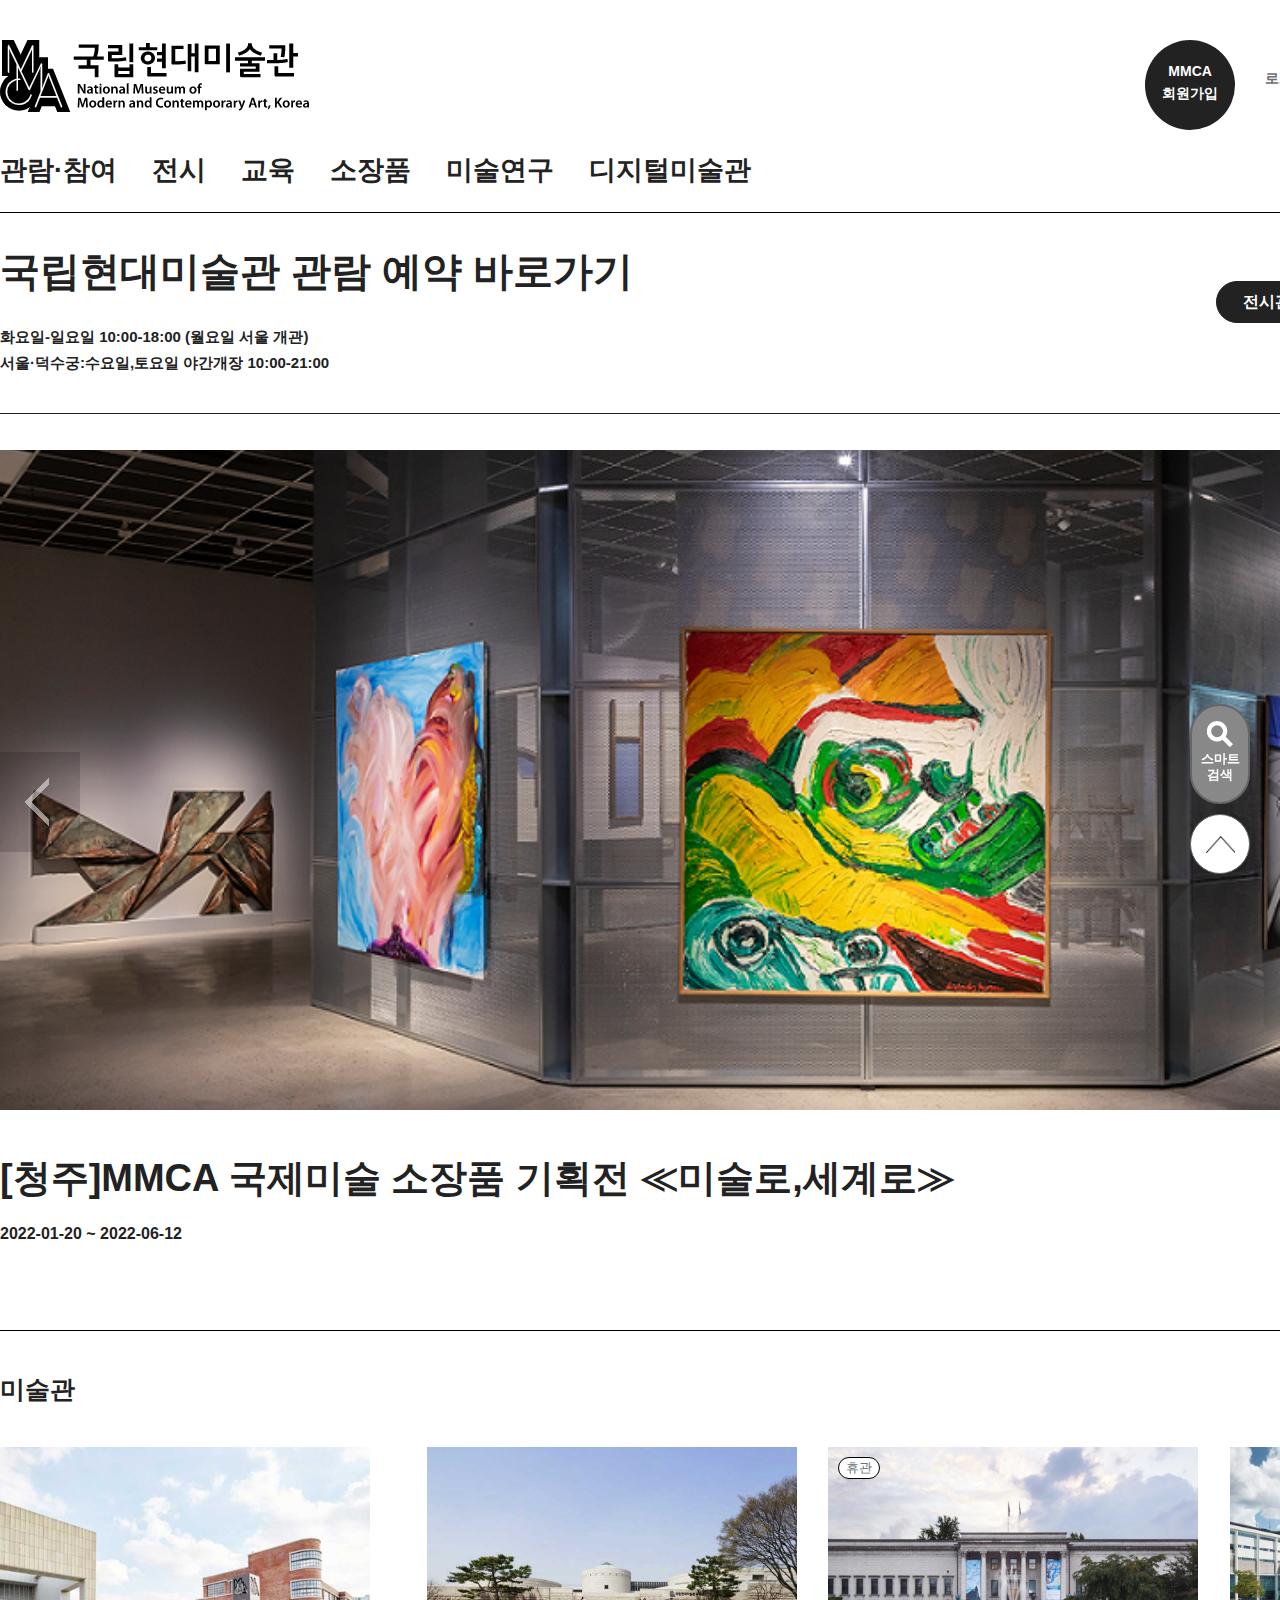
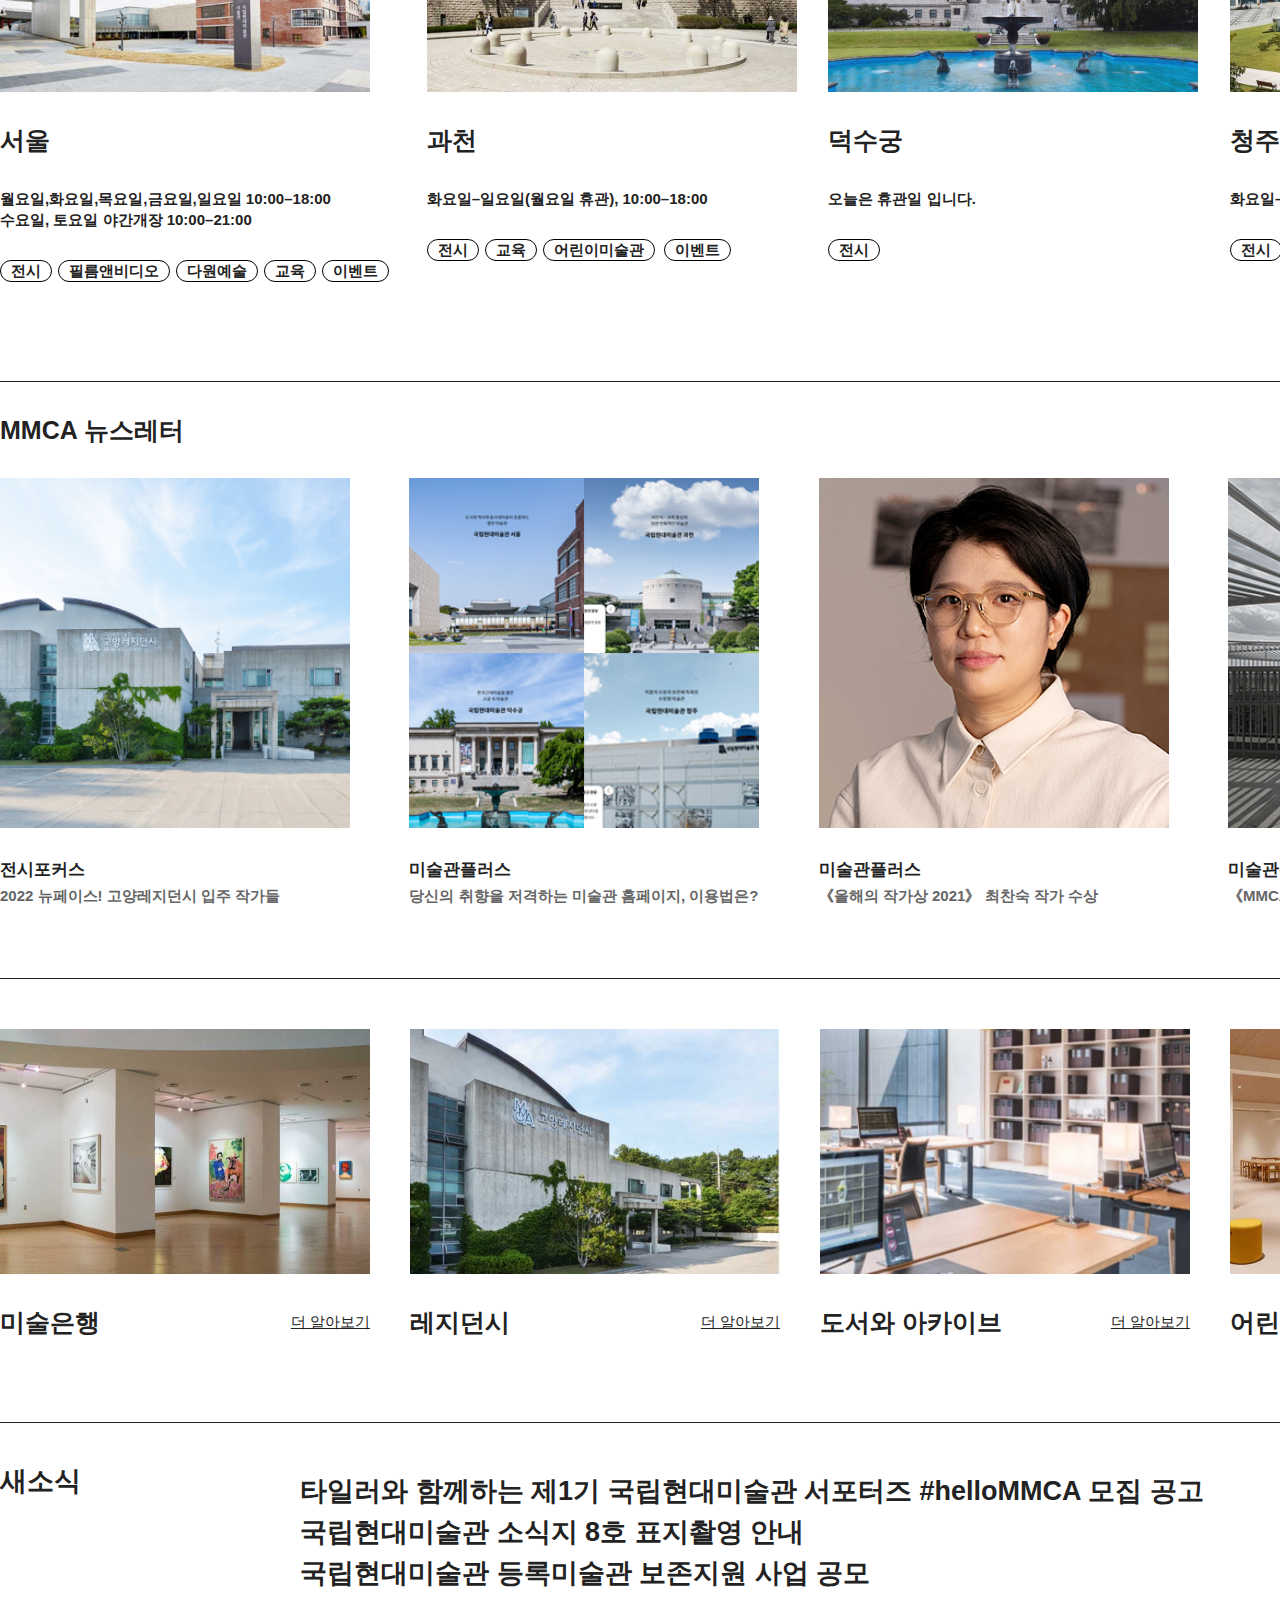
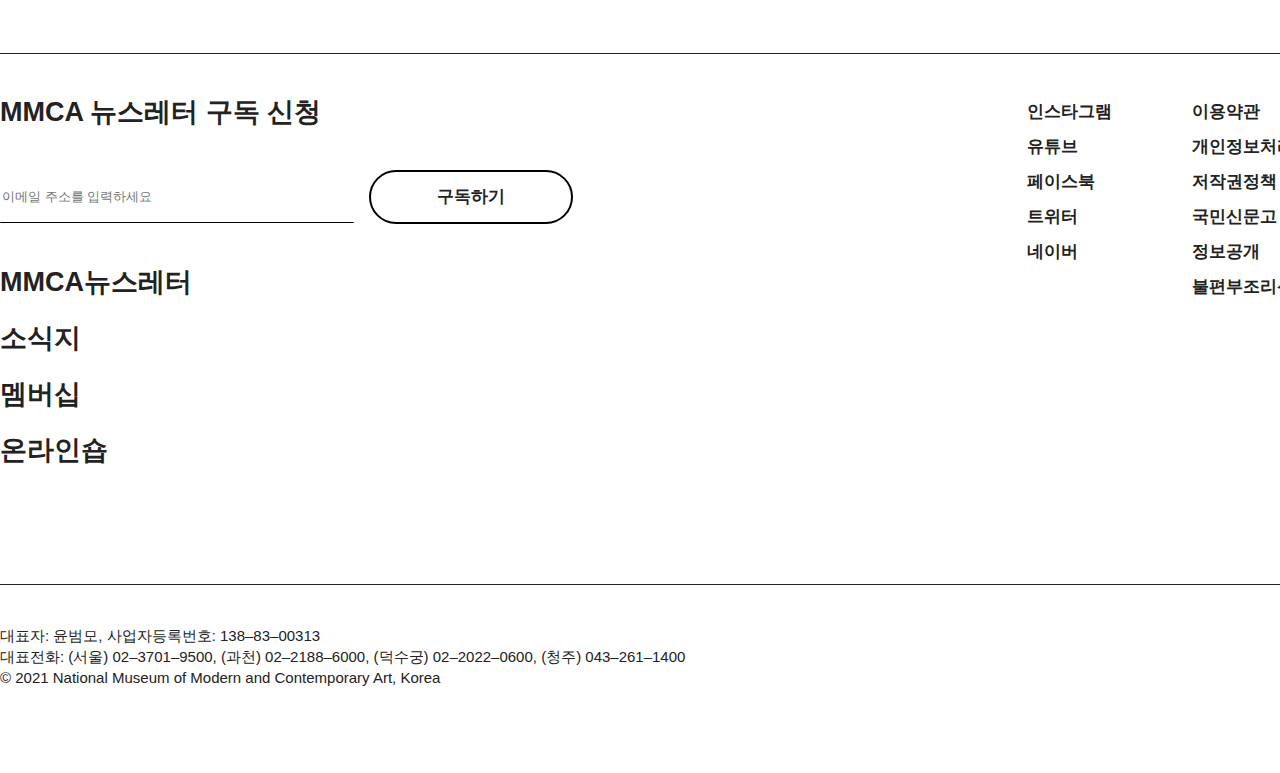
<file: mmca/index.html>
<!DOCTYPE HTML>
<html lang="ko">

<head>
	<meta charset="UTF-8">
	<title>국립현대미술관</title>
	<link rel="shortcut icon" href="./images/logo_favi.png" type="image/x-icon">
	<link rel="stylesheet" href="css/reset.css" />
	<link rel="stylesheet" href="css/style.css" />
	<script src="./js/jquery-1.12.4.min.js"></script>
	<script src="js/function.js"></script>
</head>

<body>
	<div id="wrap">
		<header>
			<div class="shadow">shadow</div>
			<h1 class="logo"><a href="#">MOMA국립현대미술관</a></h1>
			<div class="join">
				<ul>
					<li class="member"><a href="#">MMCA<br />회원가입</a></li>
					<li class="login"><a href="#">로그인</a></li>
					<li class="nation">
						<label for="lan" class="tit">LANGUAGES :</label>
						<select name="lan" id="lan">
							<option value="kr" selected>한국어</option>
							<option value="eng">ENGLISH</option>
							<option value="ch">中文</option>
							<option value="jp">日本語</option>
						</select>
					</li>
					<li class="move"><a href="#">이동</a></li>
				</ul>
			</div>
			<nav>
				<div class="gnb">
					<ul>
						<li><a href="#">관람·참여</a>
							<div class="lnb lnb1">
								<ol class="lnb-con">
									<li><a href="#">서울</a></li>
									<li><a href="#">과천</a></li>
									<li><a href="#">덕수궁</a></li>
									<li><a href="#">청주</a></li>
									<li><a href="#">어린이미술관</a></li>
									<li><a href="#">이벤트</a></li>
									<li><a href="#">통합예약</a></li>
									<li><a href="#"><span>전시해설</span></a></li>
									<li><a href="#"><span>레지던시</span></a></li>
									<li><a href="#"><span>미술은행</span></a></li>
								</ol>
							</div>
						</li>

						<li><a href="#">전시</a>
							<div class="lnb lnb2">
								<ol class="lnb-con">
									<li><a href="#">현재전시</a></li>
									<li><a href="#">예정전시</a></li>
									<li><a href="#">과거전시</a></li>
								</ol>
							</div>
						</li>

						<li><a href="#">교육</a>
							<div class="lnb lnb3">
								<ol class="lnb-con">
									<li><a href="#">미술관교육소개</a></li>
									<li><a href="#">어린이</a></li>
									<li><a href="#">청소년</a></li>
									<li><a href="#">교사</a></li>
									<li><a href="#">성인</a></li>
									<li><a href="#">교육자료실</a></li>
									<li><a href="#">참여신청</a></li>
								</ol>
							</div>
						</li>

						<li><a href="#">소장품</a>
							<div class="lnb lnb4">
								<ol class="lnb-con">
									<li><a href="#">소장품검색</a></li>
									<li><a href="#">소장품탐색</a></li>
									<li><a href="#">보존과학</a></li>
								</ol>
							</div>
						</li>

						<li><a href="#">미술연구</a>
							<div class="lnb lnb5">
								<ol class="lnb-con">
									<li><a href="#">도서와아카이브</a></li>
									<li><a href="#">연구</a></li>
									<li><a href="#">발간자료</a></li>
								</ol>
							</div>
						</li>

						<li><a href="#">디지털미술관</a>
							<div class="lnb lnb6">
								<ol class="lnb-con">
									<li><a href="#">메인</a></li>
									<li><a href="#">오디오가이드</a></li>
									<li><a href="#">이용자갤러리</a></li>
								</ol>
							</div>
						</li>					
					</ul>
				</div>				
				<a href="#" class="search">검색</a>
				<a href="#" class="search-cls">닫기</a>
				<div class="search-con">
					<p>
						<input type="text" style="font-size: 20px;" placeholder="  검색어를 입력하세요"  class="sc" />
						<button>검색</button>
					</p>
				</div>
			</nav>					
				<div class="rsv">
					<h2>국립현대미술관 관람 예약 바로가기</h2>
					<p>화요일-일요일 10:00-18:00 (월요일 서울 개관)</p>
					<p>서울·덕수궁:수요일,토요일 야간개장 10:00-21:00</p>
					<ul class="rsv-right">
						<li><a href="#">전시관람예약하기</a></li>
						<li><a href="#">디지털정보실예약하기</a></li>
					</ul>
					<a href="#" class="cls">닫기</a>
				</div>
		</header>

		<section>
			<h2 class="sr-only">
				[청주]MMCA 국제미술 소장품 기획전 '미술로,세계로'
			</h2>
			<article class="visual">
				<div class="visual-con">
					<ul>
						<li class="slide-1">MMCA전경1<a href="#"></a></li>
						<li class="slide-2">MMCA전경2<a href="#"></a></li>
						<li class="slide-3">MMCA전경3<a href="#"></a></li>
						<li class="slide-4">MMCA전경4<a href="#"></a></li>
						<li class="slide-5">MMCA전경5<a href="#"></a></li>
						<li class="slide-6">MMCA전경6<a href="#"></a></li>
						<li class="slide-7">MMCA전경7<a href="#"></a></li>
					</ul>
					<a href="#" class="prev">이전</a>
					<a href="#" class="next">다음</a>
				</div>

				<p class="frame"><a href="#">전시관람예약하기</a></p>
				<div class="exp">
					<h3 class="tit">[청주]MMCA 국제미술 소장품 기획전 ≪미술로,세계로≫</h3>
					<p>2022-01-20 ~ 2022-06-12</p>
				</div>
			</article>

			<article class="museum">
				<h4>미술관</h4>
				<ol>
					<li>
						<a href="#">
							<ul>
								<li class="pls">서울지점</li>

								<li class="tit">서울</li>
								<li class="tip">월요일,화요일,목요일,금요일,일요일 10:00–18:00<br />
									수요일, 토요일 야간개장 10:00–21:00</li>
								<li class="ex"><span>전시</span><span>필름앤비디오</span><span>다원예술</span><span>교육</span><span>이벤트</span></li>
							</ul>
						</a>
					</li>
					<li>
						<a href="#2">
							<ul>
								<li class="pls">과천</li>
								<li class="tit">과천</li>
								<li class="tip">화요일–일요일(월요일 휴관), 10:00–18:00</li>
								<li class="ex"><span>전시</span><span>교육</span><span>어린이미술관</span> <span>이벤트</span></li>
							</ul>
						</a>
					</li>
					<li>
						<a href="#3">
							<ul>
								<li class="pls">
									<span class="hol">휴관</span>
								</li>
								<li class="tit">덕수궁</li>
								<li class="tip">오늘은 휴관일 입니다.</li>
								<li class="ex"><span>전시</span></li>
							</ul>
						</a>
					</li>
					<li>
						<a href="#4">
							<ul>
								<li class="pls">청주</li>
								<li class="tit">청주</li>
								<li class="tip">화요일–일요일(월요일 휴관), 10:00–18:00</li>
								<li class="ex"><span>전시</span><span>이벤트</span></li>
							</ul>
						</a>
					</li>
				</ol>
			</article>

			<!-- <article class="Exhibition">
				<h4>전시</h4>
				<p class="txt"><a href="#">모두보기</a></p>
				<ul>
					<li><a href="#">전체</a></li>
					<li><a href="#">서울</a></li>
					<li><a href="#">과천</a></li>
					<li><a href="#">덕수궁</a></li>
					<li><a href="#">청주</a></li>
					<li><a href="#">어린이미술관</a></li>
				</ul>

			</article> -->

			<article class="news">
				<h4>MMCA 뉴스레터</h4>
				<p class="txt"><a href="#">모두보기</a></p>
				<div class="up">
					<ul>
						<li>
							<a href="#"><img src="./images/up-1.png" alt="전시포커스"></a>
							<ol>
								<li class="name"><a href="#">전시포커스</a></li>
								<li class="add"><a href="#">2022 뉴페이스! 고양레지던시 입주 작가들</a></li>
							</ol>
						</li>
						<li>
							<a href="#"><img src="./images/up-2.png" alt="미술관플러스"></a>
							<ol>
								<li class="name"><a href="#">미술관플러스</a></li>
								<li class="add"><a href="#">당신의 취향을 저격하는 미술관 홈페이지, 이용법은?</a></li>
							</ol>
						</li>
						<li>
							<a href="#"><img src="./images/up-3.png" alt="미술관플러스"></a>
							<ol>
								<li class="name"><a href="#">미술관플러스</a></li>
								<li class="add"><a href="#">《올해의 작가상 2021》 최찬숙 작가 수상</a></li>
							</ol>
						</li>
						<li>
							<a href="#"><img src="./images/up-4.png" alt="미술관플러스"></a>
							<ol>
								<li class="name"><a href="#">미술관플러스</a></li>
								<li class="add"><a href="#">《MMCA 과천프로젝트2022:옥상정원》최종 당선작은?</a></li>
							</ol>
						</li>
					</ul>

				</div>
				<div class="down">
					<ul>
						<li><a href="#"><img src="./images/img_link01.jpg" alt="미술은행"></a>
							<ol>
								<li class="tit"><a href="#">미술은행</a></li>
								<li class="more"><a href="#">더 알아보기</a></li>
							</ol>
						</li>
						<li><a href="#"><img src="./images/img_link02.jpg" alt="레지던시"></a>
							<ol>
								<li class="tit"><a href="#">레지던시</a></li>
								<li class="more"><a href="#">더 알아보기</a></li>
							</ol>
						</li>
						<li><a href="#"><img src="./images/img_link03.jpg" alt="도서와 아카이브"></a>
							<ol>
								<li class="tit"><a href="#">도서와 아카이브</a></li>
								<li class="more"><a href="#">더 알아보기</a></li>
							</ol>
						</li>
						<li><a href="#"><img src="./images/img_link04.jpg" alt="어린이미술관"></a>
							<ol>
								<li class="tit"><a href="#">어린이미술관</a></li>
								<li class="more"><a href="#">더 알아보기</a></li>
							</ol>
						</li>					
					</ul>
				</div>
			</article>

		</section>

		<!-- 완성 -->
		<footer>
			<div class="new">
				<h5>새소식</h5>
				<ul>
					<li><a href="#">타일러와 함께하는 제1기 국립현대미술관 서포터즈 #helloMMCA 모집 공고</a></li>
					<li><a href="#">국립현대미술관 소식지 8호 표지촬영 안내</a></li>
					<li><a href="#">국립현대미술관 등록미술관 보존지원 사업 공모</a></li>
				</ul>
				<p class="txt"><a href="#">모두보기</a></p>
			</div>
			<div class="sub">
				<h5>MMCA 뉴스레터 구독 신청</h5>
				<ul>
					<li class="email"><a href="#"></a>
						<ol>							
							<li class="em1">
								<!-- <label for="email" class="sr-only">이메일 주소를 입력하세요</label> -->
								<input placeholder="이메일 주소를 입력하세요" type="text" name="email" id="email" />
							</li>							
							<li class="em2"><a href="#">구독하기</a></li>
						</ol>
					</li>
					<li><a href="#">MMCA뉴스레터</a></li>
					<li><a href="#">소식지</a></li>
					<li><a href="#">멤버십</a></li>
					<li><a href="#">온라인숍</a></li>
				</ul>

				<div class="etc">
					<div class="item">
						<ul>
							<li><a href="#">인스타그램</a></li>
							<li><a href="#">유튜브</a></li>
							<li><a href="#">페이스북</a></li>
							<li><a href="#">트위터</a></li>
							<li><a href="#">네이버</a></li>
						</ul>
					</div>
					<div class="item">
						<ul>
							<li><a href="#">이용약관</a></li>
							<li><a href="#">개인정보처리방침</a></li>
							<li><a href="#">저작권정책</a></li>
							<li><a href="#">국민신문고</a></li>
							<li><a href="#">정보공개</a></li>
							<li><a href="#">불편부조리신고</a></li>
						</ul>
					</div>
					<div class="item">
						<ul>
							<li><a href="#">미술관 소개</a></li>
							<li><a href="#">새소식</a></li>
							<li><a href="#">채용</a></li>
							<li><a href="#">보도자료</a></li>
							<li><a href="#">후원</a></li>
							<li><a href="#">MMCA프렌즈</a></li>
							<li><a href="#">자원봉사</a></li>
							<li><a href="#">시설대관·복제신청</a></li>
							<li><a href="#">FAQ</a></li>
							<li><a href="#">사이트맵</a></li>
							<li><a href="#">국립현대미술관 문화재단</a></li>
						</ul>
					</div>
				</div>
			</div>
			<div class="btm">
				<div class="logo">
					<img src="./images/logo.png" alt="국립현대미술관">
				</div>
				<address>
					대표자: 윤범모, 사업자등록번호: 138‒83‒00313<br />
					대표전화: (서울) 02‒3701‒9500, (과천) 02‒2188‒6000, (덕수궁) 02‒2022‒0600, (청주) 043‒261‒1400<br />
					© 2021 National Museum of Modern and Contemporary Art, Korea
				</address>
			</div>
		</footer>
		<aside>
      <a href="#" class="smart">스마트<br />검색</a>
      <a href="#" class="top">top</a>
    </aside>
	</div>
</body>

</html>
</file>
<file: mmca/css/style.css>
@charset "utf-8";

#wrap {
    width: 1600px;
    margin: 0 auto;
    color: #222;
}

header {
    position: relative;
    width: 1600px;
}

/* 섀도잉! */
.shadow {
    display: none;
    position: fixed;
    left: 0;
    right: 0;
    top: 180px;
    bottom: 0;
    text-indent: -9999px;
    background-color: #fff;
    opacity: 0.75;
    z-index: 1;
}


/* 로고 */
header>h1 {
    width: 309px;   
    margin-top: 40px;  
    text-indent: -9999px;
    z-index: 1000;
}

header>h1>a {   
    display: block;
    height: 72px;
    background-image: url(../images/logo.png);
    background-repeat: no-repeat;
}

h1.fixed{
    position: fixed;
    left:50%;
    top: 0;
    margin-left: -700px;
}

h1.fixed>a{
    background-image: url(../images/logo_favi.png);
    background-repeat: no-repeat;
    background-size: 20%;
    transition: all 1s;
    
}

/* 회원가입 */
header>.join {
    position: absolute;
    right: 0;
    top: 0;
}

header>.join>ul {
    display: flex;
    flex-flow: row nowrap;
}

header>.join>ul>li {
    margin-right: 30px;
}

header>.join>ul>li>a {
    display: block;
    margin-top: 30px;
    font-size: 14px;
    font-weight: 800;
}

header>.join>ul>li.member {
    width: 90px;
    height: 90px;
    text-align: center;
    background-color: #222;
    border-radius: 50px 50px;
}

header>.join>ul>li.member>a {
    display: block;
    margin-top: 20px;
    color: #fff;
    font-size: 14px;
    font-weight: 700;
    line-height: 1.6;
}

header>.join>ul>li.nation {
    margin-top: 30px;
    font-size: 14px;
    font-weight: 700;

}

header>.join>ul>li.move {
    margin-top: -3px;
    margin-right: 0;
    width: 50px;
    height: 30px;
}

header>.join>ul>li.move>a {
    height: 20px;
    font-size: 13px;
    text-align: center;
    line-height: 20px;
    border: 1px solid #000;
    border-radius: 50px;
}


/* nav */
header>nav {
    position: relative;
    width: 1600px; 
    height: 100px;
    border-bottom: 1px solid #000;
    z-index: 10;
}

nav.fixed{
    position: fixed;
    left: 50%;
    top: 0;

    height:120px;  
    margin-left: -800px; 
    background-color: #fff;
}

nav.fixed ul{
    margin-left: 400px;
}

nav>.gnb {  
    position: absolute;
    top: 50px;
    left: 0;
}

nav>.gnb>ul {   
    display: flex; 
    padding-bottom: 20px; 
    /* border-bottom: 1px solid #000; */
}

nav>.gnb>ul>li {
    padding-right: 35px;
}

/* 호버 */
nav>.gnb>ul:hover {    
    height: 80px;

}

nav>.gnb>ul>li>a {
    display: block;
    position: relative;
    color: #222;
    font-size: 27px;
    font-weight: 900;
}

.gnb>ul>li>.lnb {
    display: none;
    position: absolute;
    left: 0;
    top: 60px;
    width: 1600px;
  
    /* height: 70px; */
}

.gnb>ul>li>.lnb>.lnb-con {
    display: flex;
    flex-flow: row nowrap;
    height: 70px;
    background-color: #fff;
    border-bottom: 1px solid #000;
}

.gnb>ul>li>.lnb>.lnb-con>li {
    margin-right: 40px;
}

.gnb>ul>li>.lnb>.lnb-con>li>a {
    display: block;
    height: 60px;
    color: #222;
    line-height: 60px;
    font-size: 27px;
    font-weight: 900;
}

.gnb>ul>li>.lnb>.lnb-con>li>a>span {
    display: block;
    margin-right: 40px;
    font-weight: 500;
}

/* 서치! */

nav>a{
    display: block;
    position: absolute;
    right: 30px;
    top: 50px;
    width: 24px;
    height: 24px;
    text-indent: -9999px;
    background-position: center;
    background-size: contain;
    background-repeat: no-repeat; 
}

nav>a.search{    
    background-image: url(../images/btn_totalSearch.svg);
}  

nav>a.search-cls{
    display: none;
    background-image: url(../images/btn_totalSearchClose.svg);   
} 

nav>.search-con{
    display: none;
    position: absolute;
    top: 120px;
    left: 0;
    width: 100%;
    height: 60px;
    background-color: #fff;
    border: 1px solid #000;   
}

nav>.search-con>p>.sc{
    border: none;
    outline: none;
    background: none;                       
    line-height: 60px;
}

nav>.search-con>p>button{ 
    position: absolute;
    right: 15px;  
    top: 15px;
    width: 100px;
    height: 30px;
    font-size: 15px;
    border-radius: 10px;
}



/* 예약부분 */
header>.rsv {   
    height: 150px;  
    border-bottom: 1px solid #222;

    clear: both;
    content: '';
}

.rsv>h2 {  
   margin: 50px 0;
    font-size: 40px;
}

.rsv>p {
    margin-bottom: 10px;
    font-size: 15px;
    font-weight: 800;
}

.rsv>.rsv-right {
    display: flex;
    float: right;
    margin: 10px 10px 0;
}

.rsv>.rsv-right>li {
    width: 180px;
    height: 40px;
    margin-top: -110px;
    text-align: center;
    background-color: #222;
    border: 1px solid #222;
    border-radius: 50px;
}

.rsv>.rsv-right>li:first-child {
    margin-right: 10px;
}

.rsv>.rsv-right>li>a {
    display: block;
    color: #fff;
    line-height: 40px;
    font-size: 16px;
    font-weight: 800;
}

.rsv>.cls {
    display: block;
    position: absolute;
    top: 320px;
    right: 20px;
    width: 10px;
    height: 10px;
    margin-top: -10px;
    text-indent: -9999px;
    background-image: url(../images/icon_x.png);
    background-size: contain;
    background-repeat: no-repeat;
}

section>h2.sr-only {
    text-indent: -9999px;
}

.visual {
    position: relative;
    width: 1600px;
    height: 880px;
    border-bottom: 1px solid #000;
    clear: both;
    content: '';
}

/* 비쥬얼 슬라이드!!! */
.visual>.visual-con {
    width: 1600px;
    height: 660px;
    margin: 0 auto;
    margin-top: 20px;
}

.visual>.visual-con>ul {
    position: absolute;
    left: 0;
    top: 0;
    width: 100%;
}

.visual>.visual-con>ul>li {
    display: none;
    position: absolute;
    left: 0;
    top: 0;
    width: 1600px;
    height: 660px;
    text-indent: -9999px;
    background-position: center center;
    background-size: cover;
}

.visual>.visual-con>ul>li.slide-1 {
    background-image: url(../images/main_visual.png);
}

.visual>.visual-con>ul>li.slide-2 {
    background-image: url(../images/visual-1.jpg);
}

.visual>.visual-con>ul>li.slide-3 {
    background-image: url(../images/visual-2.jpg);
}

.visual>.visual-con>ul>li.slide-4 {
    background-image: url(../images/visual-3.jpg);
}

.visual>.visual-con>ul>li.slide-5 {
    background-image: url(../images/visual-4.jpg);
}

.visual>.visual-con>ul>li.slide-6 {
    background-image: url(../images/visual-5.jpg);
}

.visual>.visual-con>ul>li.slide-7 {
    background-image: url(../images/visual-6.jpg);
}


.visual>.visual-con>ul>li>a {
    display: block;
}

/* 이전다음버튼 */
.visual-con>a {
    display: block;
    position: absolute;
    top: 40%;
    width: 80px;
    height: 100px;
    margin-top: -50px;
    text-indent: -9999px;
    background-image: url(../images/btn_navigation.png);
}

.visual-con>a.prev {
    left: 0;
    background-position: -5px -225px;
}

.visual-con>a.prev:hover {
    background-position: -5px -335px;
}

.visual-con>a.next {
    right: 0;
    background-position: -5px -5px;
}

.visual-con>a.next:hover {
    background-position: -5px -115px;
}

/* 슬라이드 아래 설명 */
.visual>p.frame {
    float: right;
    width: 180px;
    height: 40px;
    margin: 50px 10px 0 0;
    border: 2px solid #222;
    border-radius: 50px;
}

.visual>p.frame>a {
    display: block;
    font-size: 14px;
    font-weight: 800;
    color: #222;
    line-height: 40px;
    text-align: center;
}

.visual>.exp>h3.tit {
    margin-top: 60px;
    font-size: 38px;
    font-weight: 600;
}

.visual>.exp>p {
    font-size: 16px;
    font-weight: 800;
    margin-top: 40px;
}

/* 미술관 */
.museum {
    height: 600px;
    margin: 0 auto;
    border-bottom: 1px solid #222;
}

.museum>h4 {
    margin: 50px 0;
    font-size: 25px;
    font-weight: 800;
}

.museum>ol {
    display: flex;
    flex-flow: row nowrap;
    justify-content: space-between;
}

.museum>ol>li .pls {
    position: relative;
    width: 370px;
    height: 245px;
    background-size: cover;
}

.museum>ol>li:nth-child(1) .pls {
    background-image: url(../images/m-01.jpg);
    text-indent: -9999px;
}

.museum>ol>li:nth-child(2) .pls {
    background-image: url(../images/m-02.jpg);
    text-indent: -9999px;
}

.museum>ol>li:nth-child(3) .pls {
    background-image: url(../images/m-03.jpg);
}

.museum>ol>li:nth-child(4) .pls {
    background-image: url(../images/m-04.jpg);
    text-indent: -9999px;
}

.museum>ol>li .pls>.hol {
    display: block;
    position: absolute;
    top: 10px;
    left: 10px;
    width: 40px;
    height: 20px;
    line-height: 20px;
    text-align: center;
    background-color: #fff;
    border: 1px solid #000;
    border-radius: 50px;
}

.museum>ol>li .tit {
    color: #222;
    font-size: 25px;
    font-weight: 800;
    margin: 40px 0;
}

.museum>ol>li .tip {
    margin-bottom: 30px;
    font-size: 15px;
    color: #222;
    line-height: 1.4;
    font-weight: 600;
}
.museum>ol>li .ex>span {
    display: inline-block;
    height: 20px;
    padding: 0 10px;
    color: #222;
    font-weight: 600;
    font-size: 15px;
    line-height: 20px;
    text-align: center;
    margin-right: 6px;
    border: 1px solid #000;
    border-radius: 50px;
}



/* 뉴스레터 */
.news{
    position: relative;
    height: 1000px;
    border-bottom: 1px solid #222;
}

.news>h4{
    margin: 40px 0;
    color: #222;
    font-size: 25px;
    font-weight: 800;
}

.news>p{
    position: absolute;
    top: 0;
    right: 20px;
}

.news>p>a{
    display: block;
    width: 80px;
    color: #222;
    font-size: 17px;
    font-weight: 500;
    background-image: url(../images/f-next1.svg);
    background-repeat: no-repeat;
    background-position: right center;
}

.news>.up{
    height: 500px;
    border-bottom: 1px solid #222;
}

.news>.up>ul{
    display: flex;
    flex-flow: row nowrap;
    justify-content: space-between;
}

.news>.up>ul>li>a>img{    
    width: 350px;
}
    

.news>.up>ul>li>ol{
    margin-top: 30px;
}

.news>.up>ul>li>ol>li{
    margin-bottom: 10px;
}

.news>.up>ul>li>ol>li.name>a{
    display: block;
    font-size: 17px;
    color: #222;
    font-weight: 800;
}
.news>.up>ul>li>ol>li.add>a{
    display: block;
    font-size: 15px;
    color: #666;
    font-weight: 800;
}


.news>.down{
    margin-top: 50px;  
}

.news>.down>ul{
    display: flex;
    flex-flow: row nowrap;
    justify-content: space-between;
}

.news>.down>ul>li>a{
    display: block;
    overflow: hidden;
    width: 370px;
    height: 245px;
}

.news>.down>ul>li>a>img{
    display: block;
    width: 370px;
    height: 245px;
    transition: all 1s;
}

.news>.down>ul>li>a>img:hover{
    transform: scale(1.1);
}

.news>.down>ul>li ol{
    position: relative;
}

.news>.down>ul>li ol>li.tit>a{
    display: block;
    margin: 40px 0;
    color: #222;
    font-size: 25px;
    font-weight: 800;
}

.news>.down>ul>li ol>li.more{
    position: absolute;
    top: 0;
    right: 0;
}

.news>.down>ul>li ol>li.more>a{
    display: block;
    color: #222;
    font-size: 15px;
    text-decoration: underline;
}







/* 푸터 */
footer {
    height: 900px;
    margin: 0 auto;
}

footer>.new {
    position: relative;
    height: 180px;
    border-bottom: 1px solid #222;
}

footer>.new>h5 {
    margin-top: 50px;
    font-size: 27px;
    font-weight: 800;
}

footer>.new>ul {
    position: absolute;
    top: 10px;
    left: 300px;
}

footer>.new>ul>li {
    margin-bottom: 25px;
}

footer>.new>ul>li>a {
    display: block;
    font-size: 27px;
    font-weight: 600;
    color: #222;
}

footer>.new>.txt {
    position: absolute;
    top: 0;
    right: 20px;
}

footer>.new>.txt>a {
    display: block;
    width: 80px;
    color: #222;
    font-size: 17px;
    font-weight: 500;
    background-image: url(../images/f-next1.svg);
    background-repeat: no-repeat;
    background-position: right center;
}

footer>.sub {
    height: 480px;
    border-bottom: 1px solid #222;
}

footer>.sub>h5 {
    margin-top: 50px;
    font-size: 27px;
    font-weight: 800;
}

footer>.sub>ul {
    width: 900px;
    margin-top: 50px;
}

footer>.sub>ul>li.email>ol {
    display: flex;
}

footer>.sub>ul>li.email {
    margin-bottom: 50px;
}

footer>.sub>ul>li.email li.em1>input {
    width: 350px;
    height: 50px;
   margin-right: 15px;
    border-width: 0;
    border-bottom: 1px solid #000;
}

footer>.sub>ul>li.email>ol>li.em1>a {
    display: block;
    font-size: 15px;
    line-height: 50px;
    color: #666;
}


footer>.sub>ul>li.email>ol>li.em2 {
    width: 200px;
    height: 50px;
    border: 2px solid #000;
    border-radius: 50px;
}

footer>.sub>ul>li.email>ol>li.em2>a {
    display: block;
    line-height: 50px;
    text-align: center;
    color: #222;
    font-size: 17px;
    font-weight: 800;
}

footer>.sub>ul>li {
    margin-bottom: 40px;
}

footer>.sub>ul>li>a {
    display: block;
    color: #222;
    font-size: 27px;
    font-weight: 800;
}

.sub {
    position: relative;
}

.sub>.etc {
    position: absolute;
    top: 0;
    right: 0;
    display: flex;
    flex-flow: row nowrap;
}

.sub>.etc>.item {
    margin-left: 80px;
}

.sub>.etc>.item>ul>li {
    height: 35px;
}

.sub>.etc>.item>ul>li>a {
    display: block;
    color: #222;
    font-size: 17px;
    font-weight: 700;
}

footer>.btm {
    position: relative;
}

footer>.btm>.logo {
    position: absolute;
    top: 40px;
    right: 0;
}

footer>.btm>.logo>img {
    width: 250px;
}



footer>.btm>address {
    position: absolute;
    top: 40px;
    left: 0;
    font-size: 15px;
    line-height: 1.4;
}

aside{
    position: fixed;
    right: 30px;
    bottom: 2em;
  }
  
  aside > .smart{
    display: block;
    position: absolute;
    right: 0;
    bottom: 70px;
    width: 60px;
    height: 100px;    
    padding-top: 45px;
    color: #fff;
    font-weight: 700;
    text-align: center;   
    background-image: url(./../images/icon_smartSearch.png);
    background-color: #888;
    background-position: center 15px;
    background-repeat: no-repeat;
    border: 2px solid #666;
    box-sizing: border-box;
    border-radius: 50px;
  }
  
  aside >a.top{
    display: block;
    position: absolute;
    right: 0;
    bottom: 0;
    width: 58px;
    height: 58px;
    text-indent: -9999px;
    background-image: url(./../images/btn_top.png);
    background-position: center center;
    background-size:50%;
    background-color: #fff;
    background-repeat: no-repeat;
    border: 1px solid #666;
    border-radius: 50%;
  }
</file>
